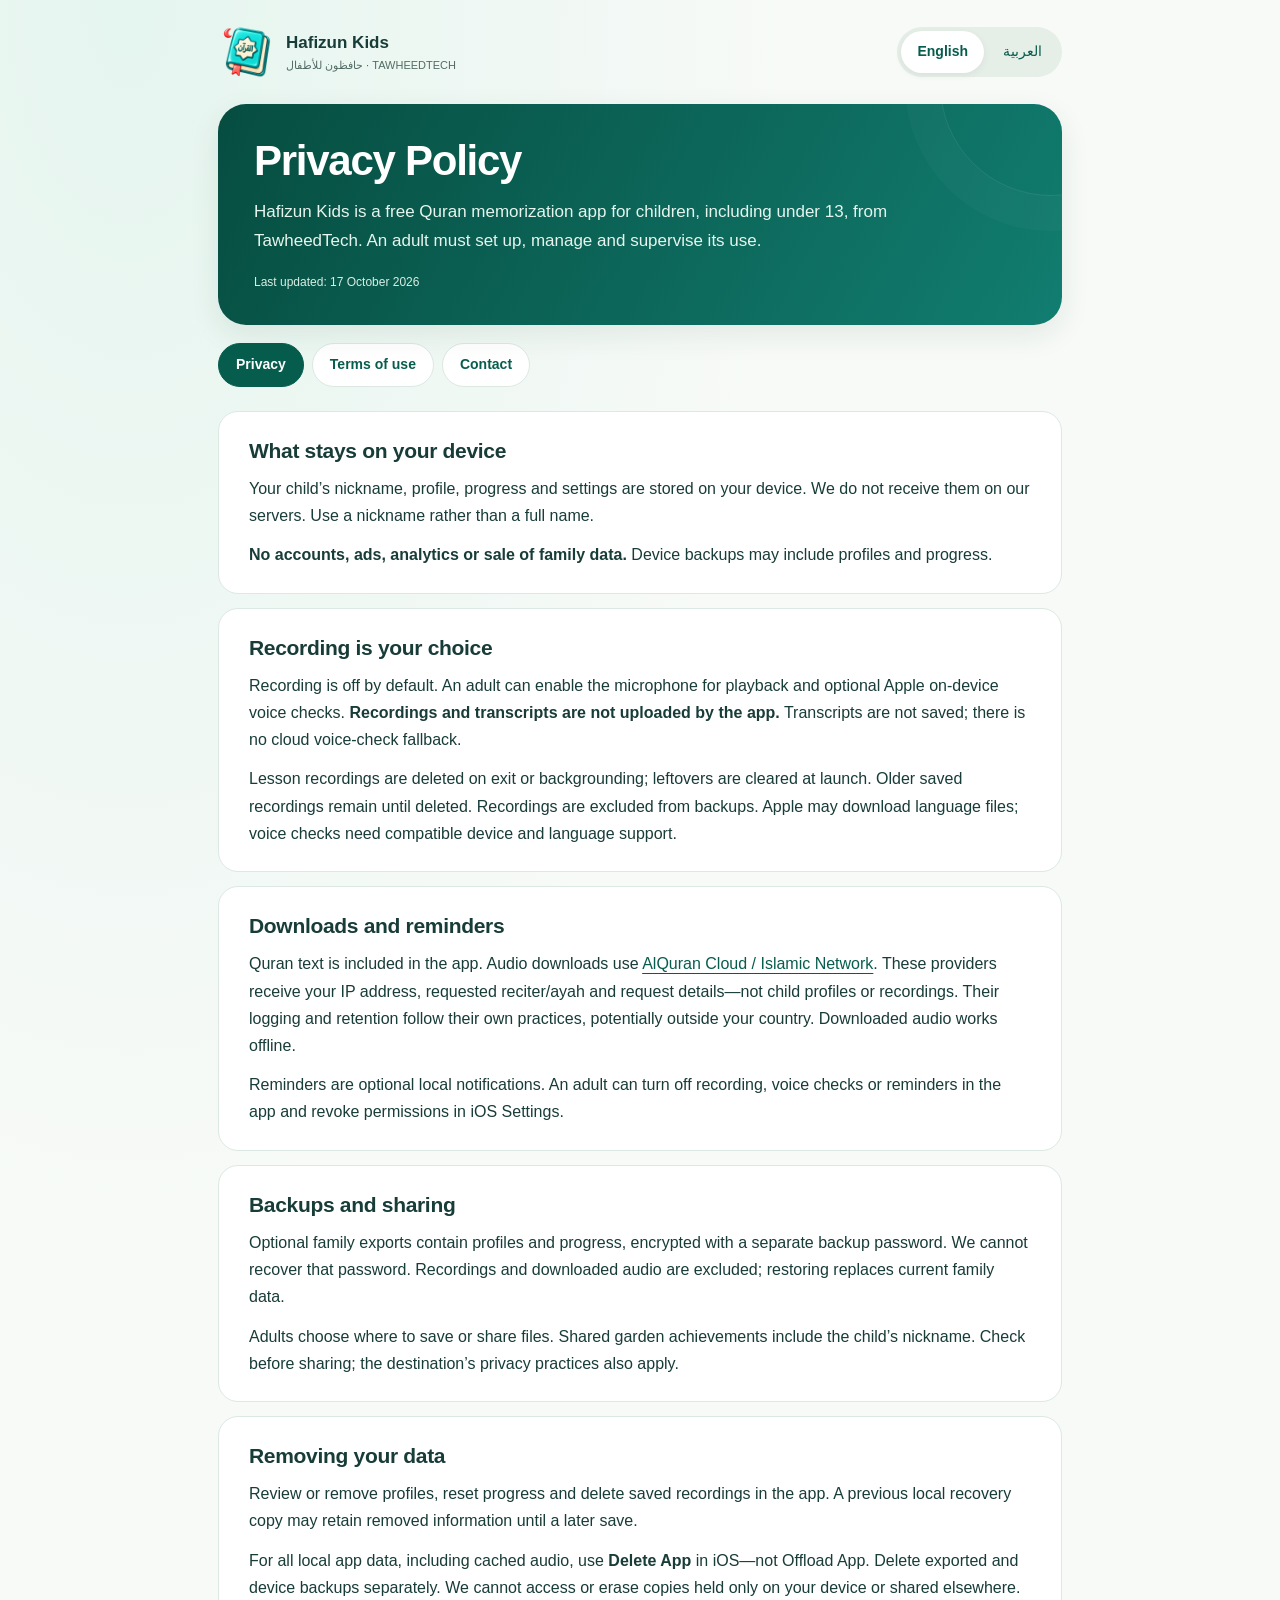
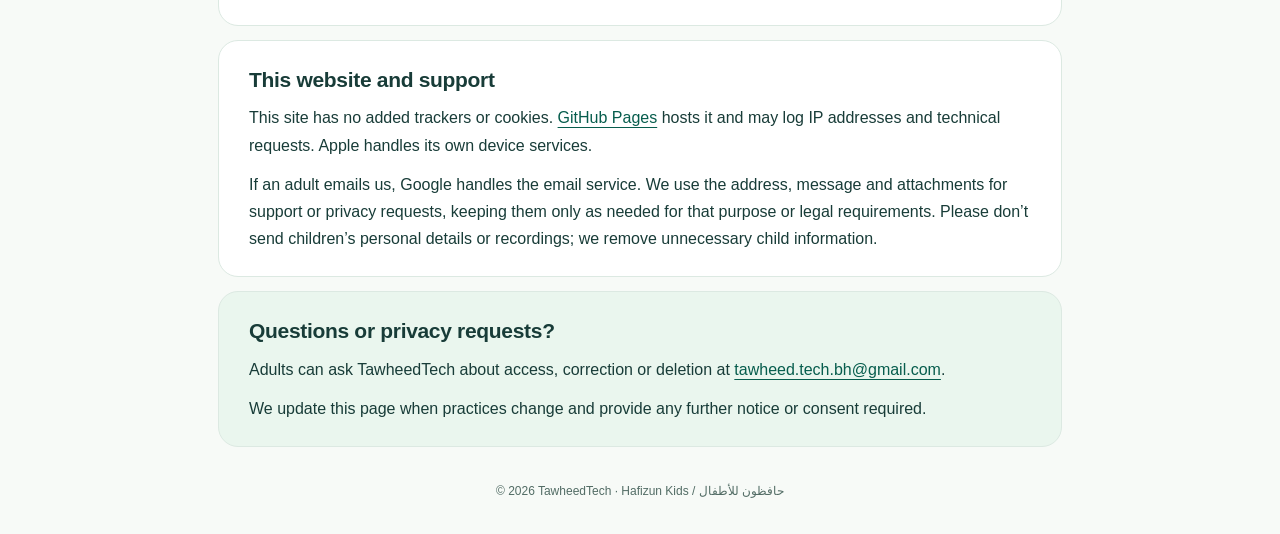
<file: index.html>
<!doctype html>
<html lang="en"><head><meta charset="utf-8"><meta name="viewport" content="width=device-width,initial-scale=1"><meta name="description" content="Hafizun Kids Privacy Policy in clear English and Arabic. Free Quran memorization for children, supervised by adults."><meta name="theme-color" content="#075d4d"><meta name="referrer" content="no-referrer"><meta name="robots" content="index,follow"><title>Privacy Policy · Hafizun Kids</title><link rel="icon" href="logo.png"><link rel="stylesheet" href="style.css?v=2"></head>
<body><a class="skip" href="#main">Skip to content / انتقل إلى المحتوى</a><div class="shell"><header class="topbar"><a class="brand" href="index.html" data-local-link><img src="logo.png" width="56" height="56" alt="Hafizun Kids Quran book and crescent logo"><span>Hafizun Kids<small>حافظون للأطفال · TAWHEEDTECH</small></span></a><nav class="languages" aria-label="Language / اللغة"><a href="?lang=en" data-language-link="en" lang="en">English</a><a href="?lang=ar" data-language-link="ar" lang="ar">العربية</a></nav></header><main id="main"><noscript><p class="nojs-note">Both languages are shown below. تظهر اللغتان أدناه.</p></noscript><article data-language="en" lang="en" dir="ltr"><header class="hero"><h1>Privacy Policy</h1><p>Hafizun Kids is a free Quran memorization app for children, including under 13, from TawheedTech. An adult must set up, manage and supervise its use.</p><p class="meta">Last updated: 17 October 2026</p></header><nav class="tabs" aria-label="Policy pages"><a href="index.html" data-local-link aria-current="page">Privacy</a><a href="terms.html" data-local-link >Terms of use</a><a href="#en-contact">Contact</a></nav><div class="content"><section class="section " id="en-local"><h2>What stays on your device</h2><p>Your child’s nickname, profile, progress and settings are stored on your device. We do not receive them on our servers. Use a nickname rather than a full name.</p><p><strong>No accounts, ads, analytics or sale of family data.</strong> Device backups may include profiles and progress.</p></section><section class="section " id="en-voice"><h2>Recording is your choice</h2><p>Recording is off by default. An adult can enable the microphone for playback and optional Apple on-device voice checks. <strong>Recordings and transcripts are not uploaded by the app.</strong> Transcripts are not saved; there is no cloud voice-check fallback.</p><p>Lesson recordings are deleted on exit or backgrounding; leftovers are cleared at launch. Older saved recordings remain until deleted. Recordings are excluded from backups. Apple may download language files; voice checks need compatible device and language support.</p></section><section class="section " id="en-audio"><h2>Downloads and reminders</h2><p>Quran text is included in the app. Audio downloads use <a href="https://alquran.cloud/terms-and-conditions">AlQuran Cloud / Islamic Network</a>. These providers receive your IP address, requested reciter/ayah and request details—not child profiles or recordings. Their logging and retention follow their own practices, potentially outside your country. Downloaded audio works offline.</p><p>Reminders are optional local notifications. An adult can turn off recording, voice checks or reminders in the app and revoke permissions in iOS Settings.</p></section><section class="section " id="en-sharing"><h2>Backups and sharing</h2><p>Optional family exports contain profiles and progress, encrypted with a separate backup password. We cannot recover that password. Recordings and downloaded audio are excluded; restoring replaces current family data.</p><p>Adults choose where to save or share files. Shared garden achievements include the child’s nickname. Check before sharing; the destination’s privacy practices also apply.</p></section><section class="section " id="en-retention"><h2>Removing your data</h2><p>Review or remove profiles, reset progress and delete saved recordings in the app. A previous local recovery copy may retain removed information until a later save.</p><p>For all local app data, including cached audio, use <strong>Delete App</strong> in iOS—not Offload App. Delete exported and device backups separately. We cannot access or erase copies held only on your device or shared elsewhere.</p></section><section class="section " id="en-website"><h2>This website and support</h2><p>This site has no added trackers or cookies. <a href="https://docs.github.com/en/site-policy/privacy-policies/github-general-privacy-statement">GitHub Pages</a> hosts it and may log IP addresses and technical requests. Apple handles its own device services.</p><p>If an adult emails us, Google handles the email service. We use the address, message and attachments for support or privacy requests, keeping them only as needed for that purpose or legal requirements. Please don’t send children’s personal details or recordings; we remove unnecessary child information.</p></section><section class="section contact" id="en-contact"><h2>Questions or privacy requests?</h2><p>Adults can ask TawheedTech about access, correction or deletion at <a href="mailto:tawheed.tech.bh@gmail.com">tawheed.tech.bh@gmail.com</a>.</p><p>We update this page when practices change and provide any further notice or consent required.</p></section></div></article><article data-language="ar" lang="ar" dir="rtl"><header class="hero"><h1>سياسة الخصوصية</h1><p>حافظون للأطفال تطبيق مجاني من توحيد تك لحفظ القرآن، مخصص للأطفال بمن فيهم من هم دون ١٣ عاماً. يتولى ولي الأمر إعداده وإدارته والإشراف على استخدامه.</p><p class="meta">آخر تحديث: ١٧ أكتوبر ٢٠٢٦</p></header><nav class="tabs" aria-label="صفحات السياسات"><a href="index.html" data-local-link aria-current="page">الخصوصية</a><a href="terms.html" data-local-link >شروط الاستخدام</a><a href="#ar-contact">التواصل</a></nav><div class="content"><section class="section " id="ar-local"><h2>ما يُحفظ على جهازك</h2><p>يُحفظ لقب الطفل وملفه وتقدمه وإعداداته على جهازك، ولا نستقبلها على خوادمنا. استخدم لقباً بدلاً من الاسم الكامل.</p><p><strong>لا حسابات أو إعلانات أو تحليلات أو بيع لبيانات الأسرة.</strong> قد تشمل النسخ الاحتياطية للجهاز الملفات والتقدم.</p></section><section class="section " id="ar-voice"><h2>التسجيل اختياري</h2><p>التسجيل مغلق افتراضياً. يمكن لولي الأمر تفعيل الميكروفون للاستماع إلى التسجيل، والتحقق الصوتي الاختياري بتقنية Apple على الجهاز. <strong>لا يرفع التطبيق التسجيلات أو النصوص المستخرجة إلى الإنترنت.</strong> ولا يحفظ النصوص أو ينتقل إلى التحقق السحابي.</p><p>تُحذف تسجيلات الدرس عند الخروج أو الانتقال إلى الخلفية، وتُنظف الملفات المتبقية عند التشغيل. وتبقى التسجيلات القديمة المحفوظة حتى حذفها. لا تشمل النسخ الاحتياطية التسجيلات. قد تنزّل Apple ملفات اللغة؛ ويلزم دعم متوافق للجهاز واللغة.</p></section><section class="section " id="ar-audio"><h2>التنزيلات والتذكيرات</h2><p>نص القرآن مرفق بالتطبيق. تُنزّل التلاوات عبر <a href="https://alquran.cloud/terms-and-conditions">AlQuran Cloud / Islamic Network</a>. تستقبل هذه الجهات عنوان IP ومرجع القارئ والآية وتفاصيل الطلب، دون ملفات الأطفال أو تسجيلاتهم. وتخضع سجلاتها ومدد الاحتفاظ بها لممارساتها، وقد تُعالج خارج بلدك. تعمل التلاوات المنزّلة دون اتصال.</p><p>التذكيرات إشعارات محلية اختيارية. يستطيع ولي الأمر إيقاف التسجيل أو التحقق الصوتي أو التذكيرات من التطبيق، وسحب الأذونات من إعدادات iOS.</p></section><section class="section " id="ar-sharing"><h2>النسخ الاحتياطية والمشاركة</h2><p>تحتوي نسخ الأسرة المصدّرة اختيارياً على الملفات والتقدم، وتُشفّر بكلمة مرور منفصلة للنسخة لا نستطيع استعادتها. ولا تشمل التسجيلات أو التلاوات المنزّلة. ويستبدل الاسترجاع بيانات الأسرة الحالية.</p><p>يختار ولي الأمر مكان الحفظ أو المشاركة. وتشمل إنجازات الحديقة المشارَكة لقب الطفل. راجعها أولاً؛ إذ تسري أيضاً ممارسات الخصوصية للوجهة المختارة.</p></section><section class="section " id="ar-retention"><h2>حذف بياناتك</h2><p>يمكنك مراجعة الملفات أو حذفها، وإعادة ضبط التقدم وحذف التسجيلات المحفوظة من التطبيق. وقد تحتفظ نسخة الاسترداد المحلية السابقة بالمعلومات المحذوفة حتى عملية حفظ لاحقة.</p><p>لإزالة جميع بيانات التطبيق المحلية، ومنها التلاوات المنزّلة، استخدم <strong>حذف التطبيق</strong> في iOS، وليس «إلغاء تحميل التطبيق». احذف النسخ المصدّرة ونسخ الجهاز بشكل منفصل. لا نستطيع الوصول إلى النسخ الموجودة على جهازك وحده أو التي شاركتها، أو حذفها عن بُعد.</p></section><section class="section " id="ar-website"><h2>الموقع والدعم</h2><p>لا نضيف أدوات تتبع أو ملفات تعريف ارتباط إلى هذا الموقع. يستضيفه <a href="https://docs.github.com/en/site-policy/privacy-policies/github-general-privacy-statement">GitHub Pages</a>، وقد يسجل عناوين IP والطلبات التقنية. وتتولى Apple خدمات الجهاز الخاصة بها.</p><p>عندما يراسلنا ولي الأمر، تتولى Google خدمة البريد. نستخدم العنوان والرسالة والمرفقات للدعم أو طلبات الخصوصية، ونحتفظ بها بقدر الحاجة لذلك أو للمتطلبات القانونية. لا ترسل بيانات الأطفال الشخصية أو تسجيلاتهم؛ ونحذف معلومات الطفل غير اللازمة.</p></section><section class="section contact" id="ar-contact"><h2>سؤال أو طلب بشأن الخصوصية؟</h2><p>يمكن لولي الأمر التواصل مع توحيد تك لطلب الوصول إلى المعلومات أو تصحيحها أو حذفها عبر <a href="mailto:tawheed.tech.bh@gmail.com"><bdi>tawheed.tech.bh@gmail.com</bdi></a>.</p><p>نحدّث هذه الصفحة عند تغيّر الممارسات، ونقدم أي إشعار أو نطلب أي موافقة لازمة.</p></section></div></article></main><footer class="footer">© 2026 TawheedTech · Hafizun Kids / حافظون للأطفال</footer></div><script src="page.js"></script></body></html>
</file>
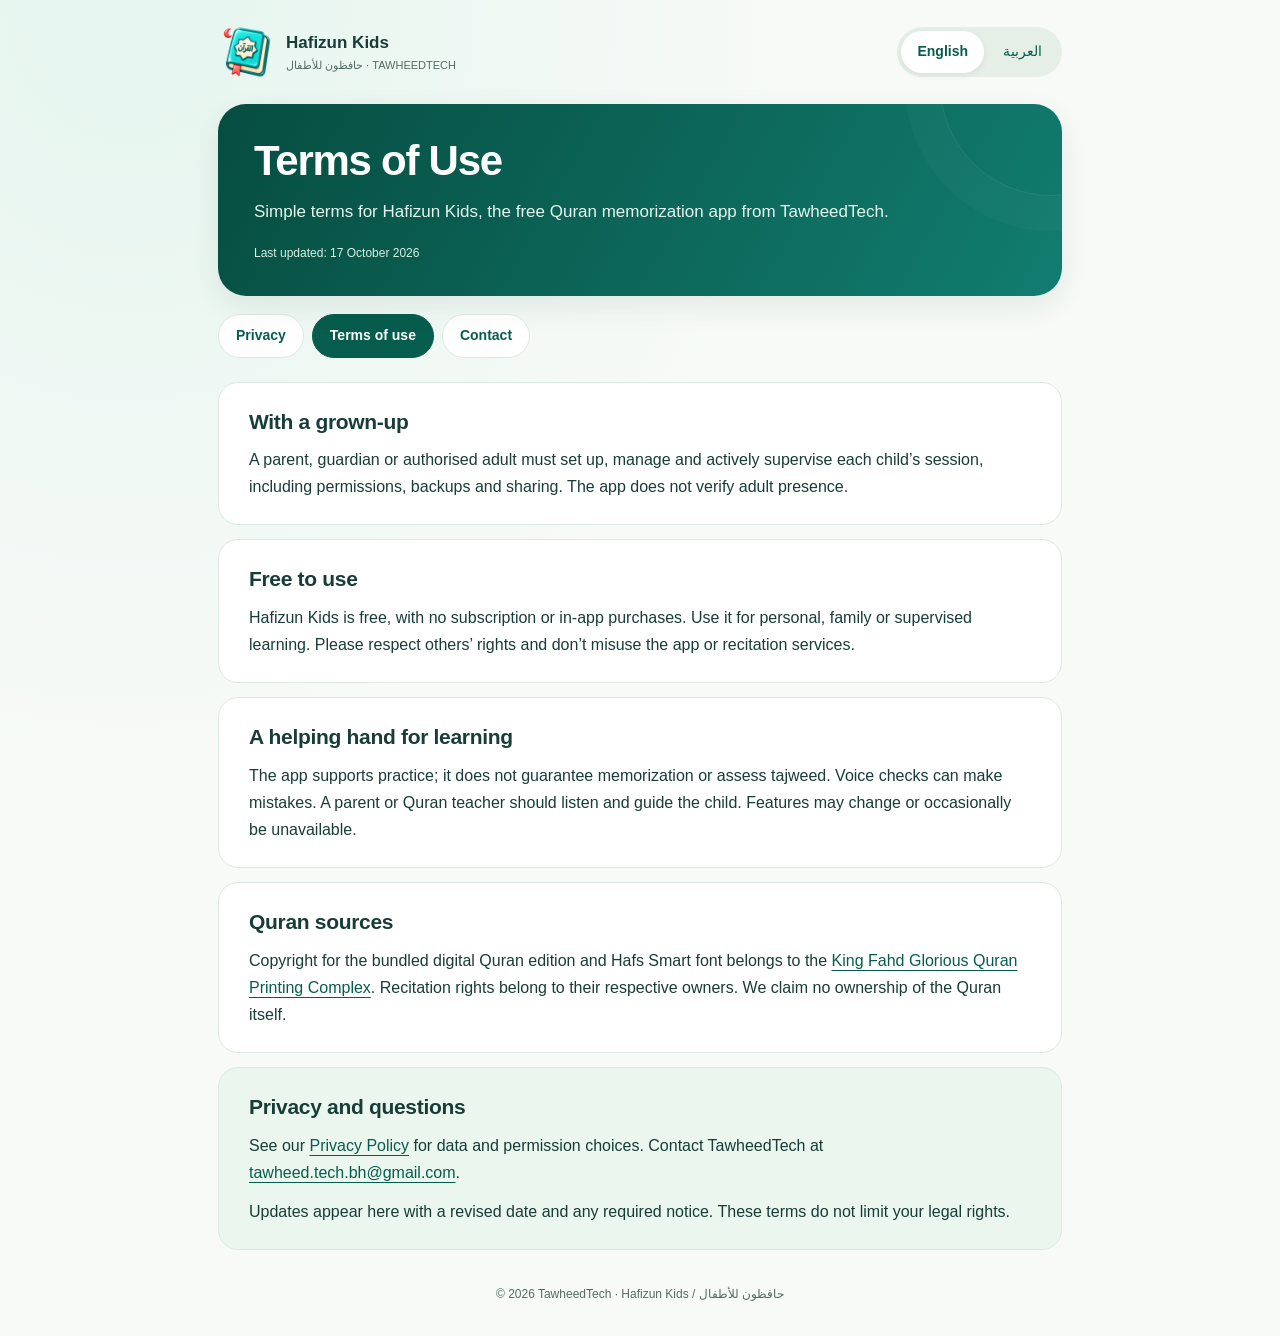
<file: terms.html>
<!doctype html>
<html lang="en"><head><meta charset="utf-8"><meta name="viewport" content="width=device-width,initial-scale=1"><meta name="description" content="Hafizun Kids Terms of Use in clear English and Arabic. Free Quran memorization for children, supervised by adults."><meta name="theme-color" content="#075d4d"><meta name="referrer" content="no-referrer"><meta name="robots" content="index,follow"><title>Terms of Use · Hafizun Kids</title><link rel="icon" href="logo.png"><link rel="stylesheet" href="style.css?v=2"></head>
<body><a class="skip" href="#main">Skip to content / انتقل إلى المحتوى</a><div class="shell"><header class="topbar"><a class="brand" href="index.html" data-local-link><img src="logo.png" width="56" height="56" alt="Hafizun Kids Quran book and crescent logo"><span>Hafizun Kids<small>حافظون للأطفال · TAWHEEDTECH</small></span></a><nav class="languages" aria-label="Language / اللغة"><a href="?lang=en" data-language-link="en" lang="en">English</a><a href="?lang=ar" data-language-link="ar" lang="ar">العربية</a></nav></header><main id="main"><noscript><p class="nojs-note">Both languages are shown below. تظهر اللغتان أدناه.</p></noscript><article data-language="en" lang="en" dir="ltr"><header class="hero"><h1>Terms of Use</h1><p>Simple terms for Hafizun Kids, the free Quran memorization app from TawheedTech.</p><p class="meta">Last updated: 17 October 2026</p></header><nav class="tabs" aria-label="Policy pages"><a href="index.html" data-local-link >Privacy</a><a href="terms.html" data-local-link aria-current="page">Terms of use</a><a href="#en-contact">Contact</a></nav><div class="content"><section class="section " id="en-adult-use"><h2>With a grown-up</h2><p>A parent, guardian or authorised adult must set up, manage and actively supervise each child’s session, including permissions, backups and sharing. The app does not verify adult presence.</p></section><section class="section " id="en-free-use"><h2>Free to use</h2><p>Hafizun Kids is free, with no subscription or in-app purchases. Use it for personal, family or supervised learning. Please respect others’ rights and don’t misuse the app or recitation services.</p></section><section class="section " id="en-learning"><h2>A helping hand for learning</h2><p>The app supports practice; it does not guarantee memorization or assess tajweed. Voice checks can make mistakes. A parent or Quran teacher should listen and guide the child. Features may change or occasionally be unavailable.</p></section><section class="section " id="en-rights"><h2>Quran sources</h2><p>Copyright for the bundled digital Quran edition and Hafs Smart font belongs to the <a href="https://qurancomplex.gov.sa/en/techquran/dev/">King Fahd Glorious Quran Printing Complex</a>. Recitation rights belong to their respective owners. We claim no ownership of the Quran itself.</p></section><section class="section contact" id="en-contact"><h2>Privacy and questions</h2><p>See our <a href="index.html" data-local-link>Privacy Policy</a> for data and permission choices. Contact TawheedTech at <a href="mailto:tawheed.tech.bh@gmail.com">tawheed.tech.bh@gmail.com</a>.</p><p>Updates appear here with a revised date and any required notice. These terms do not limit your legal rights.</p></section></div></article><article data-language="ar" lang="ar" dir="rtl"><header class="hero"><h1>شروط الاستخدام</h1><p>شروط بسيطة لحافظون للأطفال، تطبيق توحيد تك المجاني لحفظ القرآن.</p><p class="meta">آخر تحديث: ١٧ أكتوبر ٢٠٢٦</p></header><nav class="tabs" aria-label="صفحات السياسات"><a href="index.html" data-local-link >الخصوصية</a><a href="terms.html" data-local-link aria-current="page">شروط الاستخدام</a><a href="#ar-contact">التواصل</a></nav><div class="content"><section class="section " id="ar-adult-use"><h2>بإشراف ولي الأمر</h2><p>يجب أن يتولى أحد الوالدين أو ولي الأمر أو شخص بالغ مخوّل إعداد التطبيق وإدارته والإشراف الفعلي على كل جلسة للطفل، بما في ذلك الأذونات والنسخ الاحتياطية والمشاركة. لا يتحقق التطبيق من وجود البالغ.</p></section><section class="section " id="ar-free-use"><h2>مجاني للاستخدام</h2><p>حافظون للأطفال مجاني، دون اشتراك أو مشتريات داخل التطبيق. استخدمه للتعلم الشخصي أو الأسري أو بإشراف معلم. يرجى احترام حقوق الآخرين وعدم إساءة استخدام التطبيق أو خدمات التلاوة.</p></section><section class="section " id="ar-learning"><h2>مساعد على التعلم</h2><p>يساعد التطبيق على التدريب، ولا يضمن الحفظ أو يقيّم التجويد. قد يخطئ التحقق الصوتي؛ لذا ينبغي أن يستمع ولي الأمر أو معلم القرآن ويوجّه الطفل. وقد تتغير الميزات أو تتوقف أحياناً.</p></section><section class="section " id="ar-rights"><h2>مصادر القرآن</h2><p>تعود حقوق النسخة الرقمية المرفقة من المصحف وخط Hafs Smart إلى <a href="https://qurancomplex.gov.sa/en/techquran/dev/">مجمع الملك فهد لطباعة المصحف الشريف</a>. وتبقى حقوق التلاوات لأصحابها. ولا ندّعي ملكية القرآن الكريم نفسه.</p></section><section class="section contact" id="ar-contact"><h2>الخصوصية والتواصل</h2><p>راجع <a href="index.html" data-local-link>سياسة الخصوصية</a> لمعرفة خيارات البيانات والأذونات. تواصل مع توحيد تك عبر <a href="mailto:tawheed.tech.bh@gmail.com"><bdi>tawheed.tech.bh@gmail.com</bdi></a>.</p><p>ننشر التحديثات هنا بتاريخ جديد مع أي إشعار مطلوب. ولا تحدّ هذه الشروط من حقوقك القانونية.</p></section></div></article></main><footer class="footer">© 2026 TawheedTech · Hafizun Kids / حافظون للأطفال</footer></div><script src="page.js"></script></body></html>
</file>
<file: style.css>
:root{--ink:#183c38;--muted:#526c65;--green:#075d4d;--line:#dce9e2;color-scheme:light;font-synthesis:none}
*{box-sizing:border-box}html{scroll-behavior:smooth;scroll-padding-top:24px}body{margin:0;background:radial-gradient(ellipse at 10% 0,#e5f5ef,transparent 650px),#f7faf7;color:var(--ink);font:17px/1.7 -apple-system,BlinkMacSystemFont,"Segoe UI",Arial,sans-serif}a{color:var(--green);text-underline-offset:4px}a:hover{text-decoration-thickness:2px}a:focus-visible{outline:3px solid #bc740e;outline-offset:4px;border-radius:5px}.skip{position:absolute;top:-100px;left:12px;background:white;padding:12px;z-index:20}.skip:focus{top:12px}.shell{max-width:900px;margin:auto;padding:0 28px}.topbar{display:flex;align-items:center;justify-content:space-between;gap:16px;padding:24px 0}.brand{display:flex;align-items:center;gap:12px;text-decoration:none;color:var(--ink);font-weight:750;line-height:1.3}.brand img{width:56px;height:56px;object-fit:contain}.brand small{display:block;color:var(--muted);font-weight:500;font-size:11px;margin-top:4px}.languages{display:flex;gap:3px;background:#e6eee8;border-radius:99px;padding:4px}.languages a{min-height:42px;padding:6px 16px;border-radius:99px;text-decoration:none;font-size:14px;font-weight:650;display:grid;place-items:center}.languages a[aria-current=true]{background:white;box-shadow:0 2px 7px #234b3514}.hero{position:relative;overflow:hidden;padding:32px 36px;border-radius:28px;color:white;background:linear-gradient(120deg,#064d40,#117d70);box-shadow:0 10px 30px #123c2816}.hero::after{content:"";position:absolute;width:220px;height:220px;border:1px solid #ffffff16;border-radius:50%;right:-100px;top:-130px;box-shadow:0 0 0 35px #ffffff06;pointer-events:none}h1{font-size:clamp(30px,4vw,42px);line-height:1.2;letter-spacing:-.03em;margin:0 0 12px;font-weight:780}.hero p{margin:0;color:#e6f5ed;font-size:17px;max-width:700px}.meta{font-size:12px!important;margin-top:16px!important;color:#d8eee3!important}.tabs{display:flex;gap:8px;flex-wrap:wrap;margin:18px 0 24px}.tabs a{padding:9px 17px;border-radius:99px;background:white;border:1px solid var(--line);text-decoration:none;font-weight:650;font-size:14px;min-height:44px}.tabs a[aria-current=page]{background:var(--green);color:white;border-color:var(--green)}.content{min-width:0}.section{background:white;border:1px solid var(--line);border-radius:20px;padding:24px 30px;margin-bottom:14px;scroll-margin-top:24px}.section h2{font-size:21px;line-height:1.4;margin:0 0 10px;letter-spacing:-.015em}.section p{margin:0 0 12px;font-size:16px;overflow-wrap:anywhere}.section p:last-child{margin-bottom:0}.section strong{font-weight:700}.contact{background:#eaf6ee}.footer{padding:20px 0 32px;text-align:center;color:var(--muted);font-size:12px}.js [data-language]{display:none}.js [data-language].active-language{display:block}[dir=rtl]{font-family:Arial,"Segoe UI",sans-serif;line-height:1.9}[dir=rtl] h1{letter-spacing:0;line-height:1.35}[dir=rtl] .section h2{letter-spacing:0}.nojs-note{padding:15px;background:#fff6df}
@media(max-width:540px){.shell{padding:0 16px}.topbar{padding:18px 0;gap:8px}.brand{font-size:15px;gap:7px}.brand img{width:46px;height:46px}.brand small{font-size:10px}.languages a{padding:6px 10px;font-size:12px}.hero{padding:26px 24px;border-radius:24px}.hero p{font-size:16px}.section{padding:22px 23px}.section h2{font-size:20px}.tabs{margin-bottom:20px}.tabs a{padding:8px 14px}}
@media(max-width:350px){.topbar{flex-wrap:wrap}.languages{margin-inline-start:auto}}
@media(prefers-reduced-motion:reduce){html{scroll-behavior:auto}}
@media print{.topbar,.tabs{display:none}.shell{max-width:none;padding:0}.hero{background:white;color:black;box-shadow:none;padding:0;border-radius:0}.hero p,.meta{color:black!important}.content{margin-top:24px}.section{break-inside:avoid;padding:15px 0;border:0;border-bottom:1px solid #ccc;border-radius:0}.footer{text-align:start}.js [data-language]:not(.active-language){display:none}}
</file>
